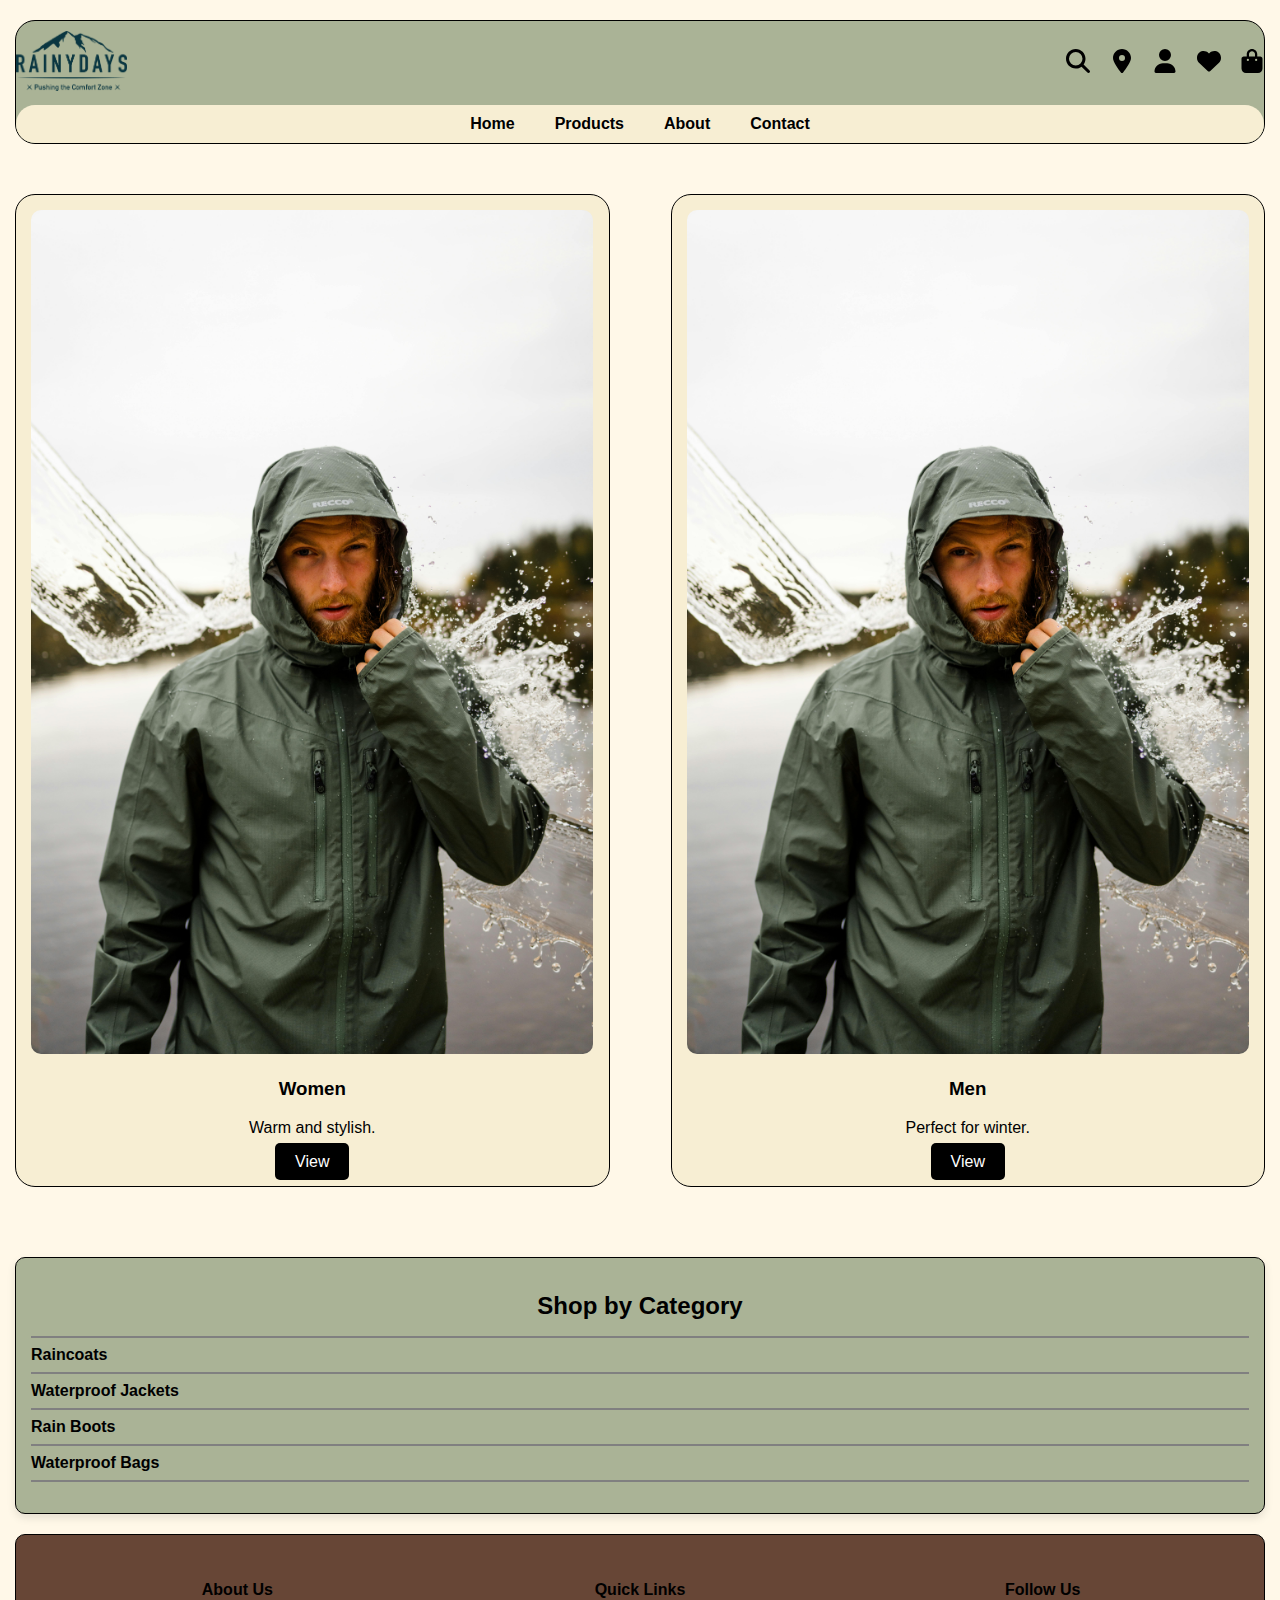
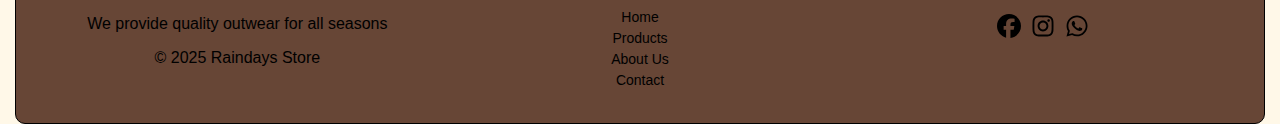
<file: index.html>
<!DOCTYPE html>
<html lang="en">
  <head>
    <meta charset="UTF-8" />
    <meta name="viewport" content="width=device-width, initial-scale=1.0" />
    <meta name="description" content="Find high-quality rainwear for all seasons at Raindays. Discover jackets,
    and more for both men and women.  ">
    <title>Raindays|Home</title>
    <link rel="stylesheet" href="assets/css/style.css" />
    <link rel="stylesheet" href="assets/css/home.css" />
  </head>
  <body>
    <header>
      <div class="header-top">
        <!--Logo-->
        <div class="logo">
          <a href="index.html" aria-label="Raindays Home">
            <img src="assets/img/RainyDays_Logo.png" alt="Raindays Logo" loading="lazy" />
          </a>
        </div>
        <!--header icons-->
        <div class="header-icons">
          <a href="products.html" target="_blank" aria-label="Search Products">
            <img
              src="assets/icon/magnifying-glass-solid.svg"
              alt="Glass Icon"
              width="24"
              height="24"
            />
          </a>
          <a
            href="assets/icon/location-dot-solid.svg"
            target="_blank"
            aria-label="Find Location"
          >
            <img
              src="assets/icon/location-dot-solid.svg"
              alt="Location Icon"
              width="24"
              height="24"
            />
          </a>

          <a href="contact.html" target="_blank" aria-label="User Profile">
            <img
              src="assets/icon/user-solid.svg"
              alt="User Icon"
              width="24"
              height="24"
            />
          </a>
          <a
            href="assets/icon/heart-solid.svg"
            target="_blank"
            aria-label="Wishlist"
          >
            <img
              src="assets/icon/heart-solid.svg"
              alt="Heart Icon"
              width="24"
              height="24"
            />
          </a>
          <a href="checkout.html" target="_blank" aria-label="Shopping Bag">
            <img
              src="assets/icon/bag-shopping-solid (1).svg"
              alt="Bag Icon"
              width="24"
              height="24"
            />
          </a>
        </div>
      </div>
      <!--Navigation Links-->
      <div class="header-bottom">
        <nav role="navigation">
          <ul>
            <li><a href="index.html">Home</a></li>
            <li><a href="products.html">Products</a></li>
            <li><a href="about.html">About</a></li>
            <li><a href="contact.html">Contact</a></li>
          </ul>
        </nav>
      </div>
    </header>
    <!--Main Content-->
    <main>
      <div class="container">
        <section class="products">
          <!-- <h2>Our Featured Products</h2> -->
          <div class="product-card">
            <img src="assets/img/Man raindays.jpg" alt="Product 1" loading="lazy"/>
            <h3>Women</h3>
            <p>Warm and stylish.</p>
            <a href="products.html" class="button">View</a>
          </div>
          <div class="product-card">
            <img src="assets/img/Man raindays.jpg" alt="Product 2" loading="lazy"/>
            <h3>Men</h3>
            <p>Perfect for winter.</p>
            <a href="products.html" class="button">View</a>
            
          </div>
        </section>
      </div>
      <div class="menu-list">
        <h2>Shop by Category</h2>
        <ul>
          <hr />
          <li><a href="products.html">Raincoats</a></li>
          <hr />
          <li><a href="products.html">Waterproof Jackets</a></li>
          <hr />
          <li><a href="products.html">Rain Boots</a></li>
          <hr />
          <li><a href="products.html">Waterproof Bags</a></li>
          <hr />
        </ul>
      </div>
    </main>
    <!--Footer-->
    <footer>
      <div class="footer-colon">
        <h3>About Us</h3>
        <p>We provide quality outwear for all seasons</p>
        <p>&copy; 2025 Raindays Store</p>
      </div>
      <div class="footer-colon">
        <h3>Quick Links</h3> 
        <a href="index.html">Home</a>
        <a href="products.html">Products</a>
        <a href="about.html">About Us</a>
        <a href="contact.html">Contact</a>
      </div>
  
      <div class="footer-colon">
        <h3>Follow Us</h3>
        <div class="social-icons">
          <a href="https://facebook.com" target="_blank" aria-label="Facebook">
          <img src="assets/icon/facebook-brands-solid.svg" alt="Facebook" /></a>
          <a href="https://instagram.com" target="_blank" aria-label="Instagram">
          <img src="assets/icon/instagram-brands-solid.svg" alt="Instagram" /></a>
          <a href="https://wa.me/1234557890" target="_blank" aria-label="WhatsApp">
          <img src="assets/icon/whatsapp-brands-solid.svg" alt="WhatsApp" /></a>
        </div> 
      </div>
    </footer>
  </body>
</html>
</file>
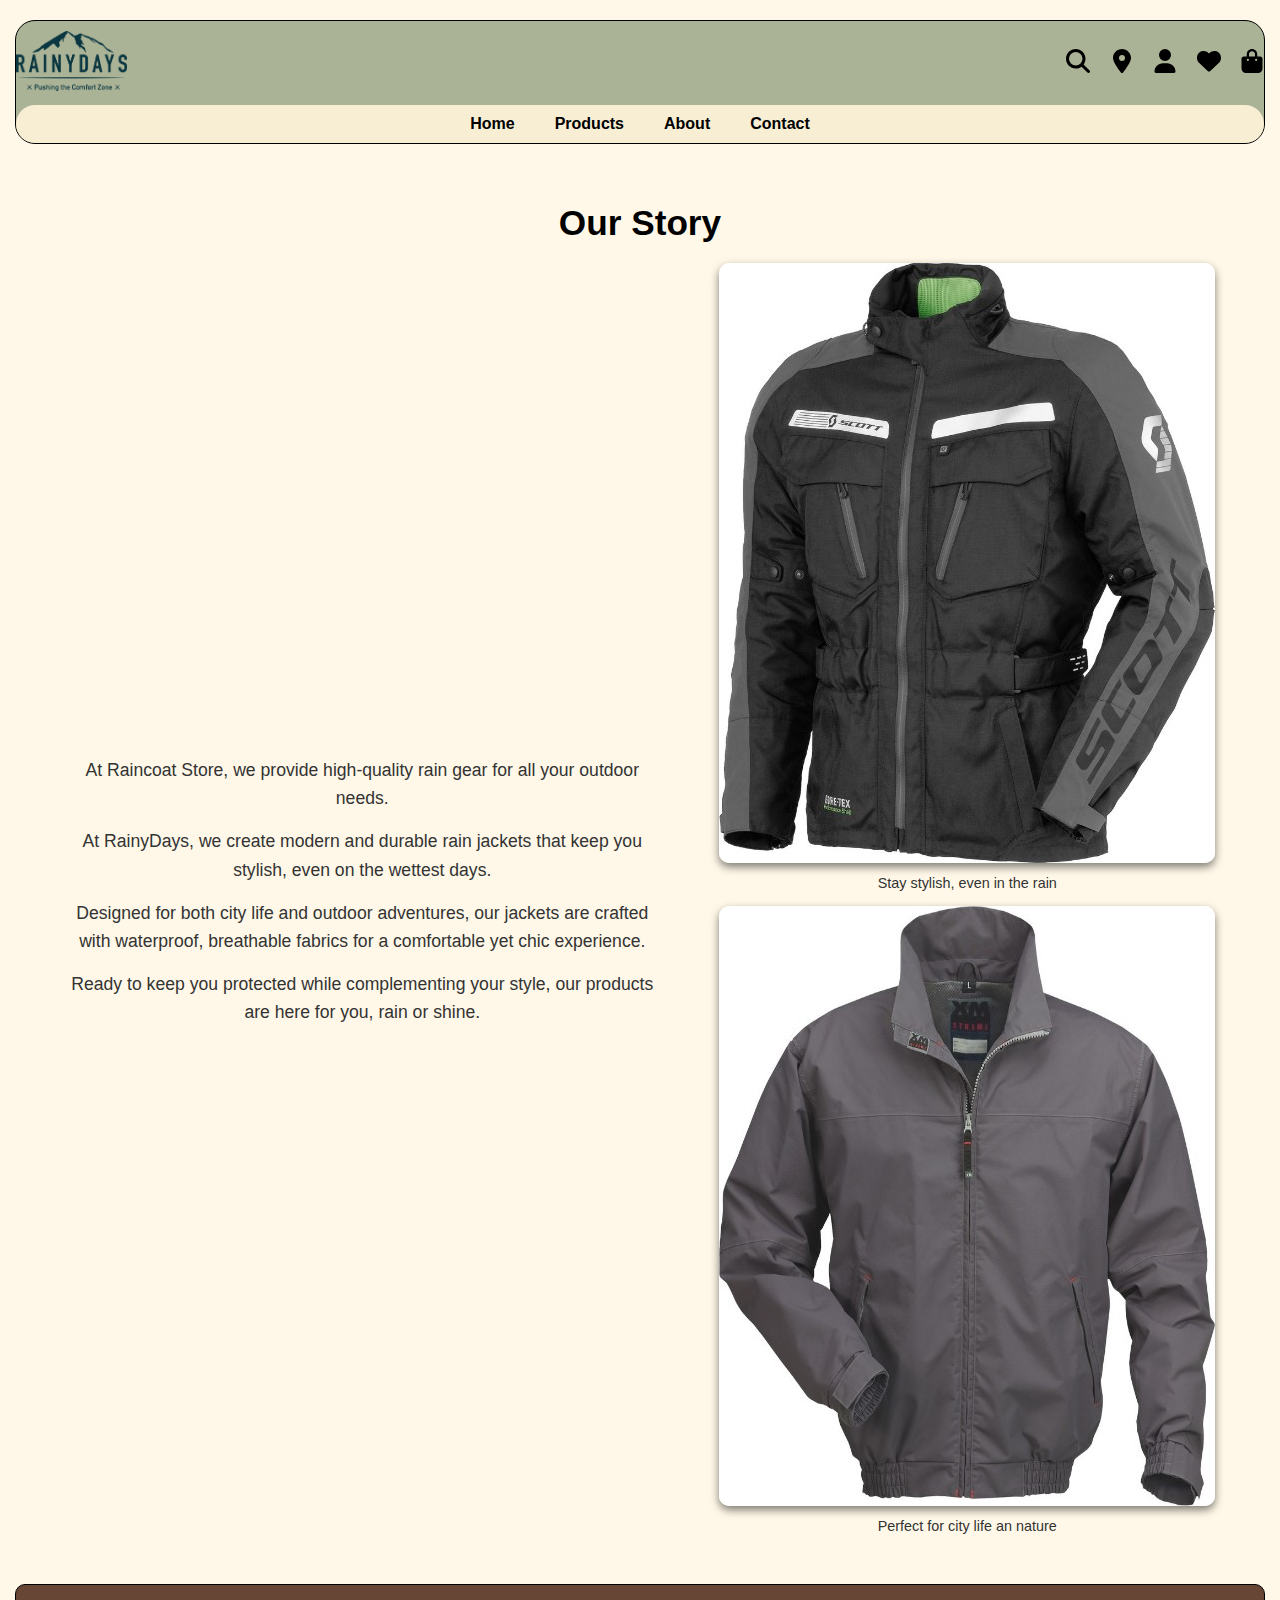
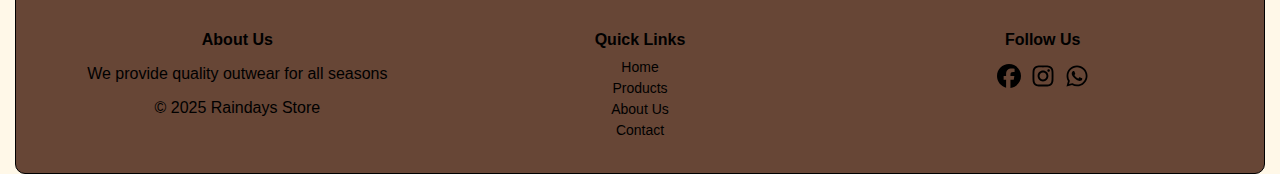
<file: about.html>
<!DOCTYPE html>
<html lang="en">
  <head>
    <meta charset="UTF-8" />
    <meta name="viewport" content="width=device-width, initial-scale=1.0" />
    <title>Raindays|About Us</title>
    <link rel="stylesheet" href="assets/css/style.css" />
    <link rel="stylesheet" href="assets/css/about.css" />
  </head>
  <body>
    <header>
      <div class="header-top">
        <!--Logo-->
        <div class="logo">
          <img src="assets/img/RainyDays_Logo.png" alt="Raindays Logo" />
        </div>
        <!--header icons-->
        <div class="header-icons">
          <a href="products.html" target="_blank">
            <img
              src="assets/icon/magnifying-glass-solid.svg"
              alt="Glass Icon"
              width="24"
              height="24"
            />
          </a>
          <a href="assets/icon/location-dot-solid.svg" target="_blank">
            <img
              src="assets/icon/location-dot-solid.svg"
              alt="Location Icon"
              width="24"
              height="24"
            />
          </a>

          <a href="contact.html" target="_blank">
            <img
              src="assets/icon/user-solid.svg"
              alt="User Icon"
              width="24"
              height="24"
            />
          </a>
          <a href="assets/icon/heart-solid.svg" target="_blank">
            <img
              src="assets/icon/heart-solid.svg"
              alt="Heart Icon"
              width="24"
              height="24"
            />
          </a>
          <a href="checkout.html" target="_blank">
            <img
              src="assets/icon/bag-shopping-solid (1).svg"
              alt="Bag Icon"
              width="24"
              height="24"
            />
          </a>
        </div>
      </div>
      <div class="header-bottom">
        <nav>
          <ul>
            <li><a href="index.html">Home</a></li>
            <li><a href="products.html">Products</a></li>
            <li><a href="about.html">About</a></li>
            <li><a href="contact.html">Contact</a></li>
          </ul>
        </nav>
      </div>
    </header>

    <main class="story-section">
      <h2>Our Story</h2>
      <div class="content-container">
      <div class="text">
        <p>
          At Raincoat Store, we provide high-quality rain gear for all your
          outdoor needs.
        </p>
        <p>
          At RainyDays, we create modern and durable rain jackets that keep you
          stylish, even on the wettest days.
        </p>
        <p>
          Designed for both city life and outdoor adventures, our jackets are
          crafted with waterproof, breathable fabrics for a comfortable yet chic
          experience.
        </p>
        <p>
          Ready to keep you protected while complementing your style, our
          products are here for you, rain or shine.
        </p>
      </div>

      <div class="images">
        <figure>
          <img src="assets/img/RainyDays_Jacket1.jpg" alt="Product 1">
          <figcaption>Stay stylish, even in the rain</figcaption>
        </figure>
        <figure>
          <img src="assets/img/RainyDays_Jacket2.jpg" alt="Product 2">
          <figcaption>Perfect for city life an nature</figcaption>
        </figure>
      </div>
    </div>
    </main>
    <footer>
      <div class="footer-colon">
        <h3>About Us</h3>
        <p>We provide quality outwear for all seasons</p>
        <p>&copy; 2025 Raindays Store</p>
      </div>
      <div class="footer-colon">
        <h3>Quick Links</h3> 
        <a href="index.html">Home</a>
        <a href="products.html">Products</a>
        <a href="about.html">About Us</a>
        <a href="contact.html">Contact</a>
      </div>
  
      <div class="footer-colon">
        <h3>Follow Us</h3>
        <div class="social-icons">
          <a href="https://facebook.com" target="_blank" aria-label="Facebook">
          <img src="assets/icon/facebook-brands-solid.svg" alt="Facebook" /></a>
          <a href="https://instagram.com" target="_blank" aria-label="Instagram">
          <img src="assets/icon/instagram-brands-solid.svg" alt="Instagram" /></a>
          <a href="https://wa.me/1234557890" target="_blank" aria-label="WhatsApp">
          <img src="assets/icon/whatsapp-brands-solid.svg" alt="WhatsApp" /></a>
        </div> 
      </div>
    </footer>
   
  </body>
</html>
</file>
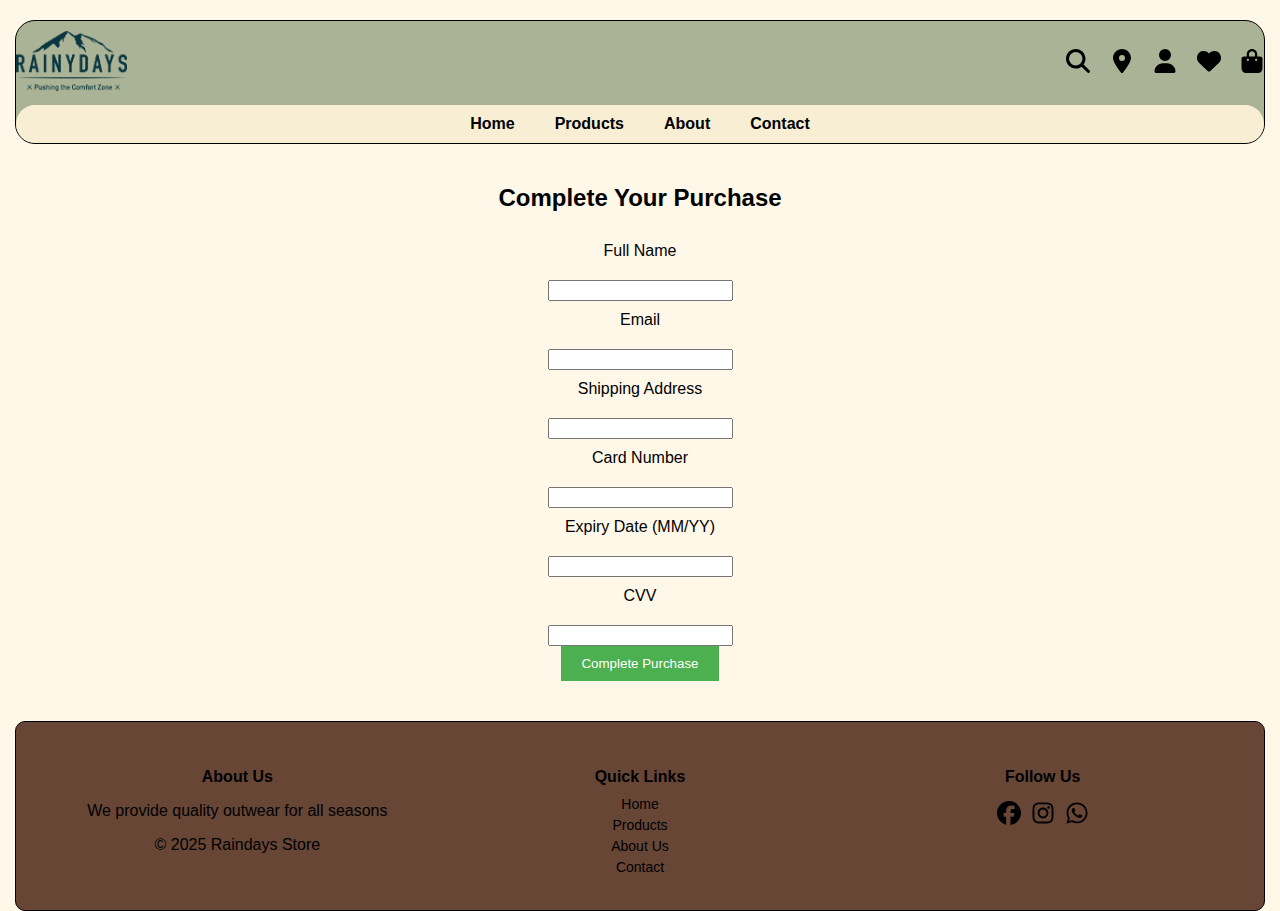
<file: checkout.html>
<!DOCTYPE html>
<html lang="en">
<head>
    <meta charset="UTF-8">
    <meta name="viewport" content="width=device-width, initial-scale=1.0">
    <title>Raindays|Checkout</title>
    <link rel="stylesheet" href="assets/css/style.css">
    <link rel="stylesheet" href="assets/css/checkout.css">
</head>
<body>
  <header>
    <div class="header-top">
      <!--Logo-->
      <div class="logo">
        <img src="assets/img/RainyDays_Logo.png" alt="Raindays Logo" />
      </div>
      <!--header icons-->
      <div class="header-icons">
        <a href="products.html" target="_blank">
          <img
            src="assets/icon/magnifying-glass-solid.svg"
            alt="Glass Icon"
            width="24"
            height="24"
          />
        </a>
        <a href="contact.html" target="_blank">
          <img
            src="assets/icon/location-dot-solid.svg"
            alt="Location Icon"
            width="24"
            height="24"
          />
        </a>

        <a href="contact.html" target="_blank">
          <img
            src="assets/icon/user-solid.svg"
            alt="User Icon"
            width="24"
            height="24"
          />
        </a>
        <a href="products.html" target="_blank">
          <img
            src="assets/icon/heart-solid.svg"
            alt="Heart Icon"
            width="24"
            height="24"
          />
        </a>
        <a href="checkout.html" target="_blank">
          <img
            src="assets/icon/bag-shopping-solid (1).svg"
            alt="Bag Icon"
            width="24"
            height="24"
          />
        </a>
      </div>
    </div>
    <div class="header-bottom">
      <nav>
        <ul>
          <li><a href="index.html">Home</a></li>
          <li><a href="products.html">Products</a></li>
          <li><a href="about.html">About</a></li>
          <li><a href="contact.html">Contact</a></li>
        </ul>
      </nav>
    </div>
  </header>
    <main>
        <h2>Complete Your Purchase</h2>
        <form action="">
            <label for="name">Full Name</label>
            <input type="text" id="name" name="name" required>

            <label for="email">Email</label>
            <input type="email" id="email" name="email" required>

            <label for="address">Shipping Address</label>
            <input type="text" id="adress" name="adress" required>

            <label for="card_number">Card Number</label>
            <input type="text" name="card_number" id="card_number" required>

            <label for="expiry_date">Expiry Date (MM/YY)</label>
            <input type="text" id="expiry_date" name="expiry_date" required>

            <label for="cvv">CVV</label>
            <input type="text" id="cvv" name="cvv" required>

            <button type="submit">Complete Purchase</button>
        </form>
    </main>
    <footer>
      <div class="footer-colon">
        <h3>About Us</h3>
        <p>We provide quality outwear for all seasons</p>
        <p>&copy; 2025 Raindays Store</p>
      </div>
      <div class="footer-colon">
        <h3>Quick Links</h3> 
        <a href="index.html">Home</a>
        <a href="products.html">Products</a>
        <a href="about.html">About Us</a>
        <a href="contact.html">Contact</a>
      </div>
  
      <div class="footer-colon">
        <h3>Follow Us</h3>
        <div class="social-icons">
          <a href="https://facebook.com" target="_blank" aria-label="Facebook">
          <img src="assets/icon/facebook-brands-solid.svg" alt="Facebook" /></a>
          <a href="https://instagram.com" target="_blank" aria-label="Instagram">
          <img src="assets/icon/instagram-brands-solid.svg" alt="Instagram" /></a>
          <a href="https://wa.me/1234557890" target="_blank" aria-label="WhatsApp">
          <img src="assets/icon/whatsapp-brands-solid.svg" alt="WhatsApp" /></a>
        </div> 
      </div>
    </footer>
    
</body>
</html>
</file>
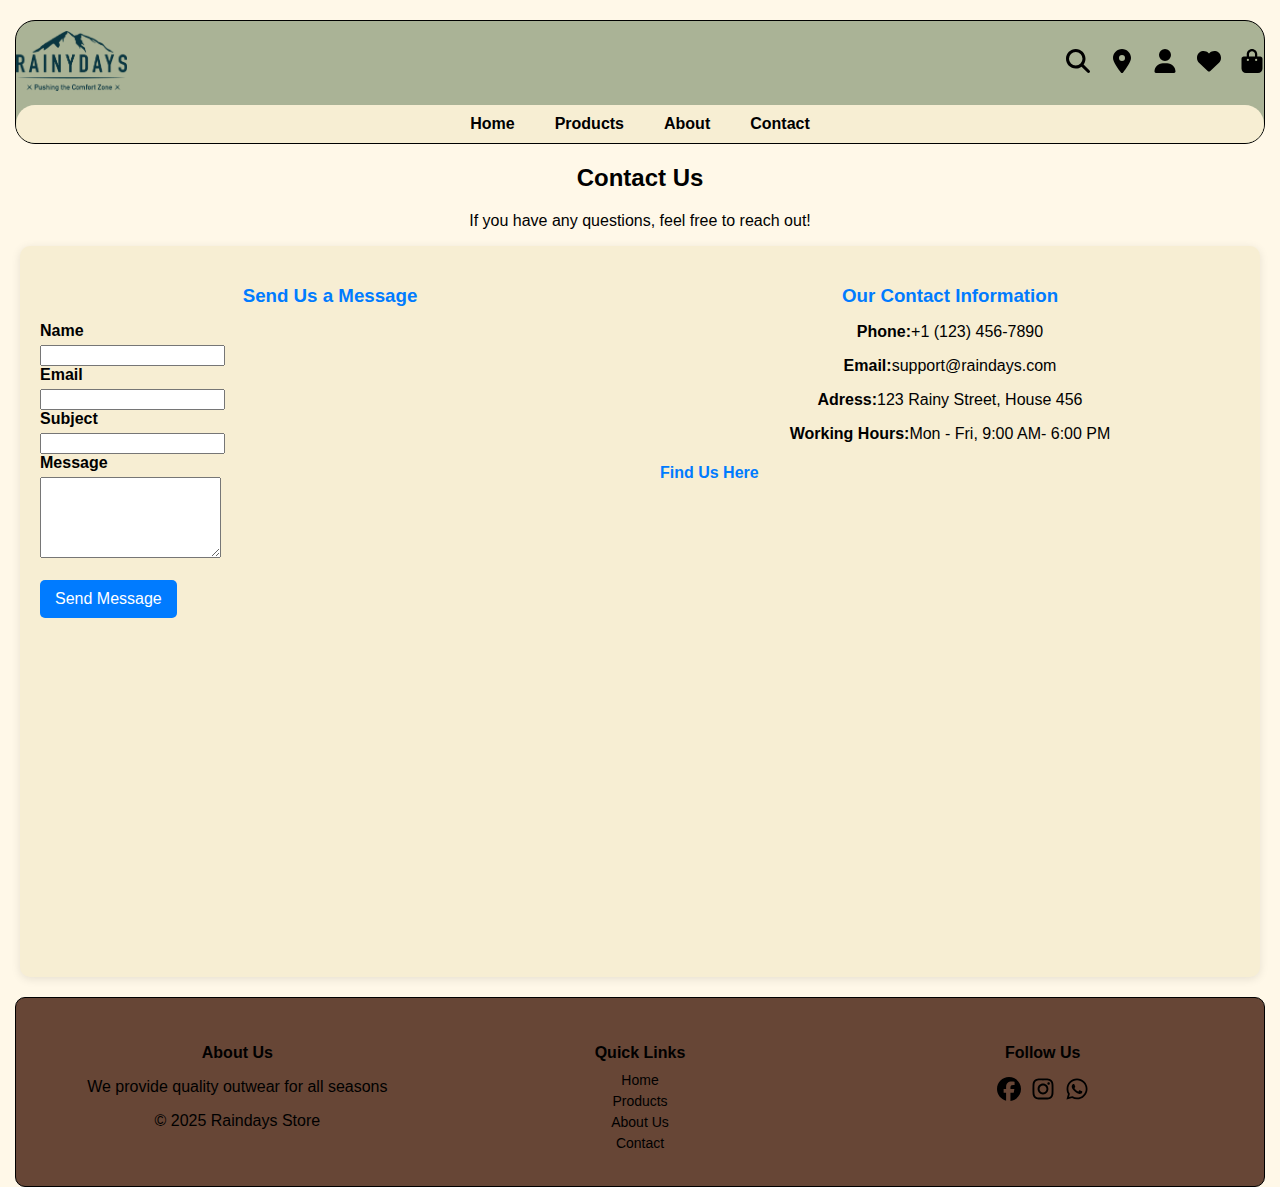
<file: contact.html>
<!DOCTYPE html>
<html lang="en">
<head>
    <meta charset="UTF-8">
    <meta name="viewport" content="width=device-width, initial-scale=1.0">
    <title>Raindays|Contact</title>
    <link rel="stylesheet" href="assets/css/style.css">
    <link rel="stylesheet" href="assets/css/contact.css">
</head>
<body>
  <header>
    <div class="header-top">
      <!--Logo-->
      <div class="logo">
        <img src="assets/img/RainyDays_Logo.png" alt="Raindays Logo" />
      </div>
      <!--header icons-->
      <div class="header-icons">
        <a href="products.html" target="_blank">
          <img
            src="assets/icon/magnifying-glass-solid.svg"
            alt="Glass Icon"
            width="24"
            height="24"
          />
        </a>
        <a href="assets/icon/location-dot-solid.svg" target="_blank">
          <img
            src="assets/icon/location-dot-solid.svg"
            alt="Location Icon"
            width="24"
            height="24"
          />
        </a>

        <a href="contact.html" target="_blank">
          <img
            src="assets/icon/user-solid.svg"
            alt="User Icon"
            width="24"
            height="24"
          />
        </a>
        <a href="assets/icon/heart-solid.svg" target="_blank">
          <img
            src="assets/icon/heart-solid.svg"
            alt="Heart Icon"
            width="24"
            height="24"
          />
        </a>
        <a href="checkout.html" target="_blank">
          <img
            src="assets/icon/bag-shopping-solid (1).svg"
            alt="Bag Icon"
            width="24"
            height="24"
          />
        </a>
      </div>
    </div>
    <div class="header-bottom">
      <nav>
        <ul>
          <li><a href="index.html">Home</a></li>
          <li><a href="products.html">Products</a></li>
          <li><a href="about.html">About</a></li>
          <li><a href="contact.html">Contact</a></li>
        </ul>
      </nav>
    </div>
  </header>
    <main>
        <h2>Contact Us</h2>
        <p>If you have any questions, feel free to reach out!</p>

        <div class="contact-container">
          <!--Contact Form-->
          <section class="contact-form">
            <h3>Send Us a Message</h3>
            <form action="#" method="POST">
              <label for="name" >Name</label>
              <input type="text" id="name" name="name" required>

              <label for="email">Email</label>
              <input type="email" id="email" name="email" required>

              <label for="subject">Subject</label>
              <input type="text" id="subject" name="subject" required>

              <label for="message">Message</label>
              <textarea name="message" id="message" rows="5" required></textarea>
              <br>
              <br>
              <button type="submit">Send Message</button>
            </form>
          </section>
          <!--Contact Information-->
          <section class="contact-info">
            <h3>Our Contact Information</h3>
            <p><strong>Phone:</strong>+1 (123) 456-7890</p>
            <p><strong>Email:</strong>support@raindays.com</p>
            <p><strong>Adress:</strong>123 Rainy Street, House 456</p>
            <p><strong>Working Hours:</strong>Mon - Fri, 9:00 AM- 6:00 PM</p>
          <!--Location-->
             <div class="map">
              <h4>Find Us Here</h4>
              <iframe src="https://www.google.com/maps/embed?pb=!1m18!1m12!1m3!1d4021.1182401041942!2d10.203881499999994!3d59.7401501!2m3!1f0!2f0!3f0!3m2!1i1024!2i768!4f13.1!3m3!1m2!1s0x46413cb4990204f9%3A0x1b5b65a39fe491ec!2sDrammen%20Station!5e0!3m2!1str!2sno!4v1730043325697!5m2!1str!2sno" 
              width="600" height="450" style="border:0;" allowfullscreen="" loading="lazy" referrerpolicy="no-referrer-when-downgrade"></iframe>
             </div>
          </section>
        </div>
    </main>
    <footer>
      <div class="footer-colon">
        <h3>About Us</h3>
        <p>We provide quality outwear for all seasons</p>
        <p>&copy; 2025 Raindays Store</p>
      </div>
      <div class="footer-colon">
        <h3>Quick Links</h3> 
        <a href="index.html">Home</a>
        <a href="products.html">Products</a>
        <a href="about.html">About Us</a>
        <a href="contact.html">Contact</a>
      </div>
  
      <div class="footer-colon">
        <h3>Follow Us</h3>
        <div class="social-icons">
          <a href="https://facebook.com" target="_blank" aria-label="Facebook">
          <img src="assets/icon/facebook-brands-solid.svg" alt="Facebook" /></a>
          <a href="https://instagram.com" target="_blank" aria-label="Instagram">
          <img src="assets/icon/instagram-brands-solid.svg" alt="Instagram" /></a>
          <a href="https://wa.me/1234557890" target="_blank" aria-label="WhatsApp">
          <img src="assets/icon/whatsapp-brands-solid.svg" alt="WhatsApp" /></a>
        </div> 
      </div>
    </footer>
    
</body>
</html>
</file>
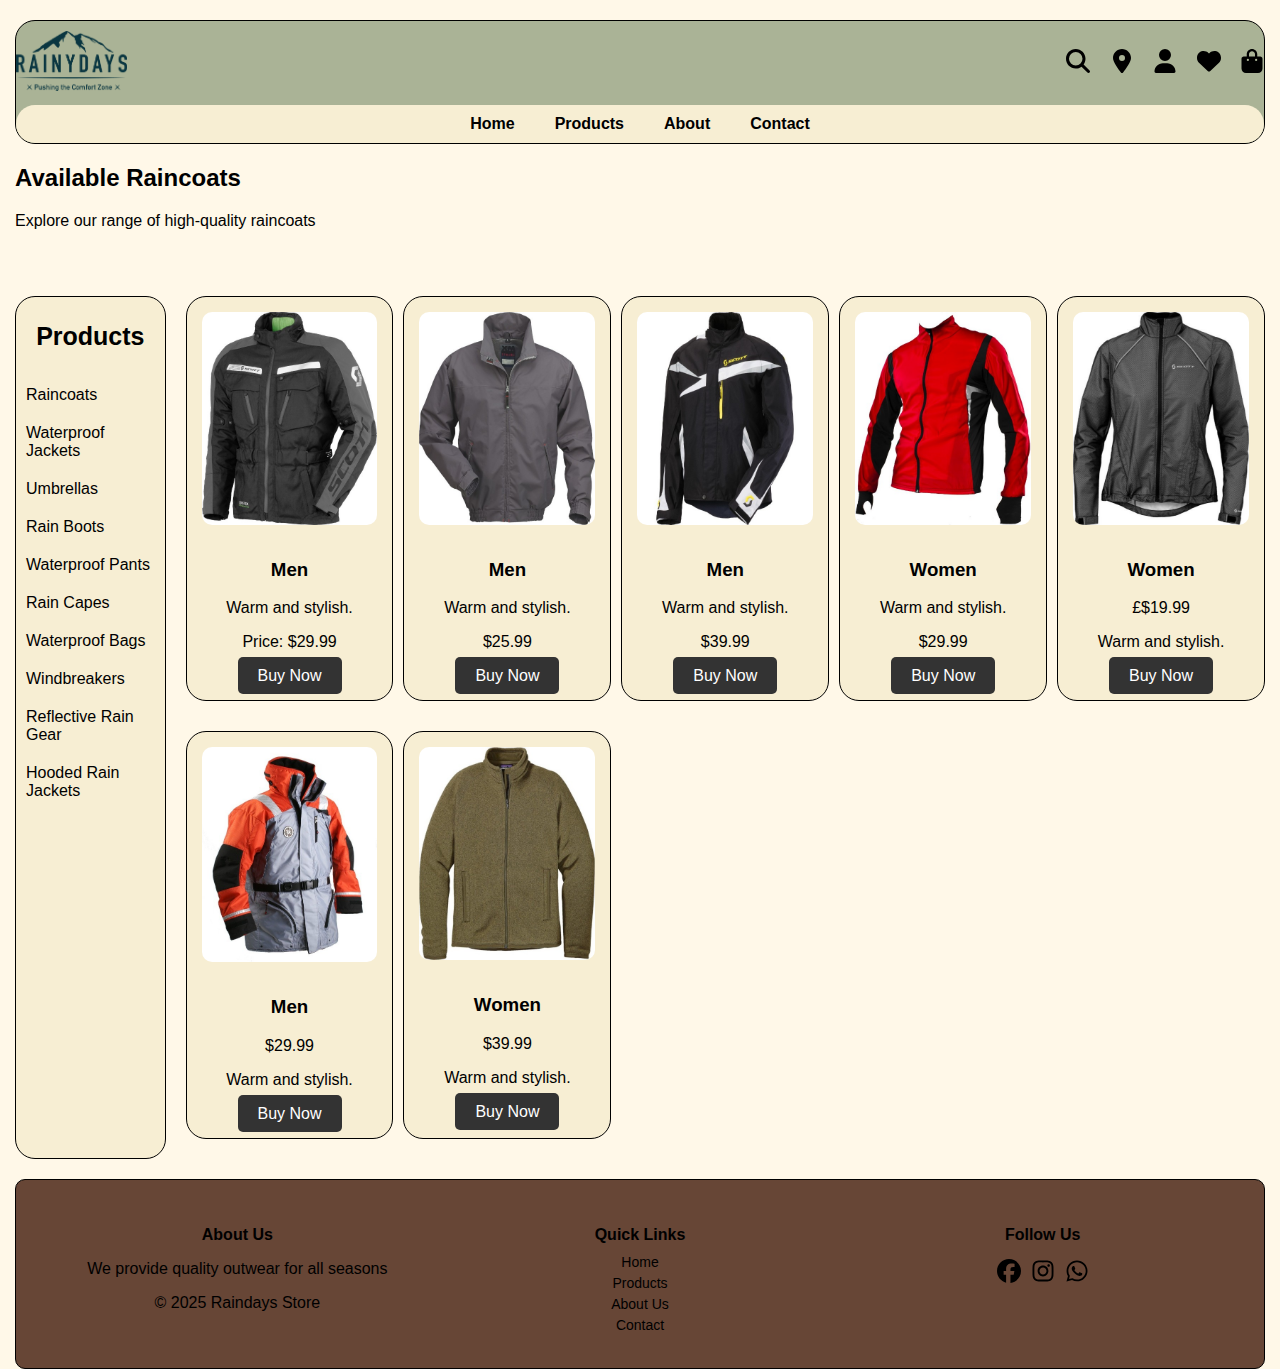
<file: products.html>
<!DOCTYPE html>
<html lang="en">
  <head>
    <meta charset="UTF-8" />
    <meta name="viewport" content="width=device-width, initial-scale=1.0" />
    <title>Raindays|Products</title>
    <link rel="stylesheet" href="assets/css/style.css" />
    <link rel="stylesheet" href="assets/css/products.css" />
  </head>
  <body>
    <header>
      <div class="header-top">
        <!--Logo-->
        <div class="logo">
          <a href="index.html" aria-label="Raindays Home">
            <img src="assets/img/RainyDays_Logo.png" alt="Raindays Logo" />
          </a>
        </div>
        <!--header icons-->
        <div class="header-icons">
          <a href="products.html" target="_blank" aria-label="Search Products">
            <img
              src="assets/icon/magnifying-glass-solid.svg"
              alt="Glass Icon"
              width="24"
              height="24"
            />
          </a>
          <a
            href="assets/icon/location-dot-solid.svg"
            target="_blank"
            aria-label="Find Location"
          >
            <img
              src="assets/icon/location-dot-solid.svg"
              alt="Location Icon"
              width="24"
              height="24"
            />
          </a>

          <a href="contact.html" target="_blank" aria-label="User Profile">
            <img
              src="assets/icon/user-solid.svg"
              alt="User Icon"
              width="24"
              height="24"
            />
          </a>
          <a
            href="assets/icon/heart-solid.svg"
            target="_blank"
            aria-label="Wishlist"
          >
            <img
              src="assets/icon/heart-solid.svg"
              alt="Heart Icon"
              width="24"
              height="24"
            />
          </a>
          <a href="checkout.html" target="_blank" aria-label="Shopping Bag">
            <img
              src="assets/icon/bag-shopping-solid (1).svg"
              alt="Bag Icon"
              width="24"
              height="24"
            />
          </a>
        </div>
      </div>
      <!--Navigation Links-->
      <div class="header-bottom">
        <nav role="navigation">
          <ul>
            <li><a href="index.html">Home</a></li>
            <li><a href="products.html">Products</a></li>
            <li><a href="about.html">About</a></li>
            <li><a href="contact.html">Contact</a></li>
          </ul>
        </nav>
      </div>
    </header>
    <main>
      <h2>Available Raincoats</h2>
      <p>Explore our range of high-quality raincoats</p>

      <div class="grid-container">
        <aside class="sidebar">
          <h3>Products</h3>
          <ul>
            <li>Raincoats</li>
            <li>Waterproof Jackets</li>
            <li>Umbrellas</li>
            <li>Rain Boots</li>
            <li>Waterproof Pants</li>
            <li>Rain Capes</li>
            <li>Waterproof Bags</li>
            <li>Windbreakers</li>
            <li>Reflective Rain Gear</li>
            <li>Hooded Rain Jackets</li>
          </ul>
        </aside>
        <section class="product">
          <div class="grid-item">
            <img src="assets/img/RainyDays_Jacket1.jpg" alt="Product 1" loading="" />
            <h3>Men</h3>
            <p>Warm and stylish.</p>
            <p>Price: $29.99</p>
            <a href="checkout.html" class="button">Buy Now</a>
          </div>
          <div class="grid-item">
            <img src="assets/img/RainyDays_Jacket2.jpg" alt="Product 2" loading="lazy" />
            <h3>Men</h3>
            <p>Warm and stylish.</p>
            <p>$25.99</p>
            <a href="checkout.html" class="button">Buy Now</a>
          </div>
          <div class="grid-item">
            <img src="assets/img/RainyDays_Jacket3.jpg" alt="Product 3" loading="lazy" />
            <h3>Men</h3>
            <p>Warm and stylish.</p>
            <p>$39.99</p>
            <a href="checkout.html" class="button">Buy Now</a>
          </div>
          <div class="grid-item">
            <img src="assets/img/RainyDays_Jacket4.jpg" alt="Product 4" loading="lazy" />
            <h3>Women</h3>
            <p>Warm and stylish.</p>
            <p>$29.99</p>
            <a href="checkout.html" class="button">Buy Now</a>
          </div>
          <div class="grid-item">
            <img src="assets/img/RainyDays_Jacket5.jpg" alt="Product 5" loading="lazy"/>
            <h3>Women</h3>
            <p>£$19.99</p>
            <p>Warm and stylish.</p>
            <a href="checkout.html" class="button">Buy Now</a>
          </div>
          <div class="grid-item">
            <img src="assets/img/RainyDays_Jacket6.jpg" alt="Product 6" loading="lazy" />
            <h3>Men</h3>
            <p>$29.99</p>
            <p>Warm and stylish.</p>
            <a href="checkout.html" class="button">Buy Now</a>
          </div>
          <div class="grid-item">
            <img src="assets/img/RainyDays_Jacket7.jpg" alt="product 7"  loading="lazy"/>
            <h3>Women</h3>
            <p>$39.99</p>
            <p>Warm and stylish.</p>
            <a href="checkout.html" class="button">Buy Now</a>
          </div>   
        </section>
      </div>
    </main>
    <footer>
      <div class="footer-colon">
        <h3>About Us</h3>
        <p>We provide quality outwear for all seasons</p>
        <p>&copy; 2025 Raindays Store</p>
      </div>
      <div class="footer-colon">
        <h3>Quick Links</h3> 
        <a href="index.html">Home</a>
        <a href="products.html">Products</a>
        <a href="about.html">About Us</a>
        <a href="contact.html">Contact</a>
      </div>
  
      <div class="footer-colon">
        <h3>Follow Us</h3>
        <div class="social-icons">
          <a href="https://facebook.com" target="_blank" aria-label="Facebook">
          <img src="assets/icon/facebook-brands-solid.svg" alt="Facebook" /></a>
          <a href="https://instagram.com" target="_blank" aria-label="Instagram">
          <img src="assets/icon/instagram-brands-solid.svg" alt="Instagram" /></a>
          <a href="https://wa.me/1234557890" target="_blank" aria-label="WhatsApp">
          <img src="assets/icon/whatsapp-brands-solid.svg" alt="WhatsApp" /></a>
        </div> 
      </div>
    </footer>
  </body>
</html>
</file>
<file: assets/css/style.css>
/* General Styles */
body {
  margin: 0;
  padding: 0 15px;
  font-family: Arial, Helvetica, sans-serif;
  background-color: #FFF8E8;
  color: black;
}
a {
  text-decoration: none;
  color: inherit;
}
ul {
  list-style: none;
  padding: 0;
}
hr {
  border: 1px solid ;
}
/* Header */
header {
  background-color: #AAB396;
  color: black;
  border-radius: 20px;
  border: 1px solid black;
  margin-top: 20px;
  max-width: 100%;
  padding: 10 px;
}
.header-top {
  display: flex;
  justify-content: space-between;
  padding: 10px 0;
  align-items: center;
  flex-wrap: wrap;
}
.logo img {
  height: 60px;

}
.header-icons a {
  margin-left: 15px;
}
.header-icons img {
  filter: grayscale(50%);
  transition: filter 0.3s;
}
.header-bottom {
  background-color: #F7EED3;
  border-radius: 20px;
  width: 100%;
}
.header-bottom nav ul {
  display: flex;
  flex-wrap: wrap;
  justify-content: center;
  gap: 20px;
  padding: 10px 0;
  margin: 0;
  list-style: none;
}
.header-bottom nav ul li a {
  color: black;
  padding: 5px 10px;
  font-weight: bold;
  text-align: none;
}
.header-bottom nav ul li a:hover {
  border-bottom: 2px solid black;
 
}
/* Footer */
footer {
  display: flex;
  flex-wrap: wrap;
  border: 1px solid black;
  border-radius: 10px;
  justify-content: space-around;
  align-items: flex-start;
  padding: 20px;
  margin-top: 20px;
  background-color: #674636;
  color: black
  

}
.footer-colon {
  flex: 1;
  padding: 10px;
  min-width: 200px;
  text-align: center;
}
footer h3 {
  font-size: 16px;
  margin-bottom: 10px;
  color: black;
}
.footer-colon a {
  color: black;
  text-decoration: none;
  font-size: 14px;
  display: block;
  margin: 5px 0;

}
footer a:hover {
  color: #F7EED3;
}
.social-icons {
  display: flex;
  justify-content: center;
  gap: 10px;
}
.social-icons a {
  color: black;
  font-size: 18px;
  transition: color 0.3s ease;
}
.social-icons a:hover {
  color: #608BC1;
} 
.social-icons img {
  width: 24px;
  height: 24px;
}
/* Responsive Styles */
@media (max-width: 768px) {
  bady {
    padding: 0 20px;
  }
  .header-top {
    flex-direction: column;
    align-items: center;
  }
  .header-bottom nav ul {
   gap: 10px;
   flex-direction: column;
   padding: 5px 0;
  }
  footer {
    padding: 15px;
    padding: 14px;
  }
  footer-colon {
    min-width: 150px;
  }
  footer h3 {
    font-size: 14px;
  }
}
@media (max-width: 480px ) {
  body {
    padding: 0 10px;
  }
  header {
    padding: 5px;
  }
  .header-top {
    flex-direction: column;
    align-items: center;
    padding: 5px 0;
  }
  .header-bottom nav ul {
    gap: 8px;
    padding: 5px 0;
  }
  footer {
    padding: 10px;
  }
  footer h3 {
    font-size: 12px;
  }
  footer a {
    font-size: 12px;
  }
}
</file>
<file: assets/css/home.css>
container {
  width: 100%; 
  margin: 0 auto; 
}

.products {
  display: flex; 
  flex-wrap: wrap; 
  justify-content: space-between; 
  margin-top: 50px; 
  gap: 20px;
}

.product-card {
  background-color:  #F7EED3; 
  border: 1px solid black;
  border-radius: 20px; 
  padding: 15px; 
  width: 45%; 
  margin-bottom: 20px; 
  text-align: center; 
  transition: transform 0.3s; 
}


.product-card img {
  max-width: 100%; 
  height: auto; 
  border-radius: 10px; 
  margin-bottom: 10px; 
}


.product-card:hover {
  transform: scale(1.01); 
}


.product-card h3 {
  margin-top: 10px; 
}


.button {
  background-color: black; 
  color: #fff; 
  border: none;
  padding: 10px 20px; 
  border-radius: 5px; 
  cursor: pointer; 
  transition: background-color 0.3s; 
}

.button:hover {
  background-color: #555; 
}
.menu-list {
  background-color:  #AAB396;
  padding: 20px;
  border-radius: 10px;
  box-shadow: 0 4px 8px rgba(0, 0, 0, 0.1);
  border: 1px solid black;
  margin-top: 50px;
}
.menu-list h2 {
  text-align: center;
  color: black;
  margin-bottom: 10px;
}
.menu-list ul li a {
  color: black;
  font-weight: bold;
  font-size: 1.1em;
}
.menu-list ul li a:hover {
  color: #007acc;
}
.menu-list ul li hr {
  margin: 0;
}
@media (max-width: 768px) {
  .product-card {
      width: 100%;
  }
}

.menu-list {
  padding: 15px;
}
.menu-list ul li a {
  font-size: 1em;
}

@media (max-width:480px) {
  main {
    padding: 15px;
  }
  .menu-list h2 {
    font-size: 1.3em;
  }
  .menu-list ul li a {
    font-size: 0.9em;
  }
}
</file>
<file: assets/css/about.css>
/* about.css */

main {
    padding: 20px;
    text-align: center;
}

h2 {
    color: #333;
}
.story-section {
    padding: 30px;
    border-radius: 10px;
    font-family: "Open Sans", sans-serif;
}
.story-section h2 {
    font-size: 2.2rem;
    color: black;
    text-align: center;
    margin-bottom: 20px;
}
.content-container {
    display: flex;
    gap: 20px;
    align-items: center;
    justify-content: space-around;
}
.text {
    max-width: 50%;
    color: #333;
}
.text p {
    font-size: 1.1rem;
    line-height: 1.6;
    margin: 0 0 15px;
}
.images {
    display: grid;
    grid-template-columns: 1fr;
    gap: 15px;
}
.images figure {
    margin: 0;
    text-align: center;
}
.images img {
    width: 100%;
    height: auto;
    border-radius: 10px;
    box-shadow: 0 4px 8px rgba(0, 0, 0, 0.5);
}
figcaption {
    margin-top: 8px;
    font-size: 0.9rem;
    color: #333;
}
</file>
<file: assets/css/checkout.css>
/* checkout.css */

main {
    padding: 20px;
    text-align: center;
}

form {
    display: flex;
    flex-direction: column;
    align-items: center;
}

label {
    margin: 10px 0 5px;
    margin-bottom: 20px;
    width: 80%;
}

button {
    background-color: #4CAF50;
    color: white;
    border: none;
    padding: 10px 20px;
    cursor: pointer;
}

button:hover {
    background-color: #45a049;
}
</file>
<file: assets/css/contact.css>
h2, p {
    text-align: center;
    color: black;
}

.contact-container {
    display: flex;
    justify-content: space-around;
    padding: 20px;
    max-width: 1200px;
    margin: auto;
    background-color: #F7EED3 ;
    box-shadow: 0 2px 10px rgba(0, 0, 0, 0.1);
    border-radius: 10px;
    color: black;
}
.contact-form {
    flex: 1;
    margin-right: 20px;
}
.contact-form h3 {
    color: #007bff;
    margin-bottom: 15px;
}
label {
    display: block;
    margin-bottom: 5px;
    font-weight: bold;
}
input[type="text"]
input[type="email"]
textarea {
    width: 100%;
    padding: 10px;
    margin-bottom: 15px;
    border: 1px solid #ccc;
    border-radius: 5px;
    box-sizing: border-box;
}
section h3 {
    text-align: center;
}
button {
    padding: 10px 15px;
    background-color: #007bff;
    color: white;
    border: none;
    border-radius: 5px;
    cursor: pointer;
    font-size: 16px;
    transition: background-color 0.3s;
  
}
button:hover {
    background-color: #0056b3;
}
.contact-info {
    flex: 1;
    margin-left: 20px;
}
.contact-info h3 {

    color: #007bff;
    margin-bottom: 15px;
}
.map h4 {
    color: #007bff;

}
.map {
    margin-top: 20px;
}
.map iframe {
    width: 100%;
    border-radius: 5px;
}
/* Responsive */
@media (max-width:768px) {
  .contact-container {
    flex-direction: column;
    padding: 10px;
}
.contact-form, .contact-info {
    margin-right: 0;
    margin-left: 0;
    margin-bottom: 20px;
}  
}
</file>
<file: assets/css/products.css>
.sidebar {
    margin-right: 20px;
    border: 1px solid black;
    border-radius: 20px;
    background-color: #F7EED3;
    margin-top: 50px;
}
.sidebar h3 {
    font-size: 25px;
    font-weight: bold;
    color: black;
    text-align: center;
}
.sidebar ul {
    list-style-type: none;
    padding: 0;
    
}
.sidebar ul li {
    padding: 10px;
    transition: background-color 0.3s;
}
.sidebar ul li:hover {
    background-color: white;
    cursor: pointer;
}
.grid-container {
    display: flex;
}
.product {
    display: grid;
    grid-template-columns: 1fr;
    gap: 10px;
    width: 100%;
    margin-top: 50px;
}
.grid-item {
  background-color: #F7EED3; 
  border: 1px solid black;
  border-radius: 20px; 
  padding: 15px;
  margin-bottom: 20px; 
  text-align: center; 
  transition: transform 0.3s; 
}
.grid-item img {
    width: 100%;
    height: auto;
    border-radius: 10px; 
    margin-bottom: 10px; 
   
}
.grid.item:hover {
    transform: scale(1.05); 
  }
  

.grid-item h3 {
    margin-top: 20px; 
  }
  
  
  .button {
    background-color: #333; 
    color: #fff; 
    border: none;
    padding: 10px 20px; 
    border-radius: 5px; 
    cursor: pointer; 
    transition: background-color 0.3s; 
  }
  
  .button:hover {
    background-color: #555; 
  }

@media (max-width: 768px) {
    .grid-container {
        grid-template-columns: 1fr;
    }
}
.product {
    grid-template-columns: repeat(2, 1fr);
}
@media (max-width: 480px) {
    .product {
        grid-template-columns: 1fr;
    }
} */
.sidebar {
    margin-right: 20px; 
  }
  
  .grid-container {
    display: flex; 
  }
  
  .product {
    display: grid;
    grid-template-columns: repeat(auto-fill, minmax(200px, 1fr));
    gap: 10px; 
  }
  
  .grid-item img {
    width: 100%; 
    height: auto; 
  }
</file>
